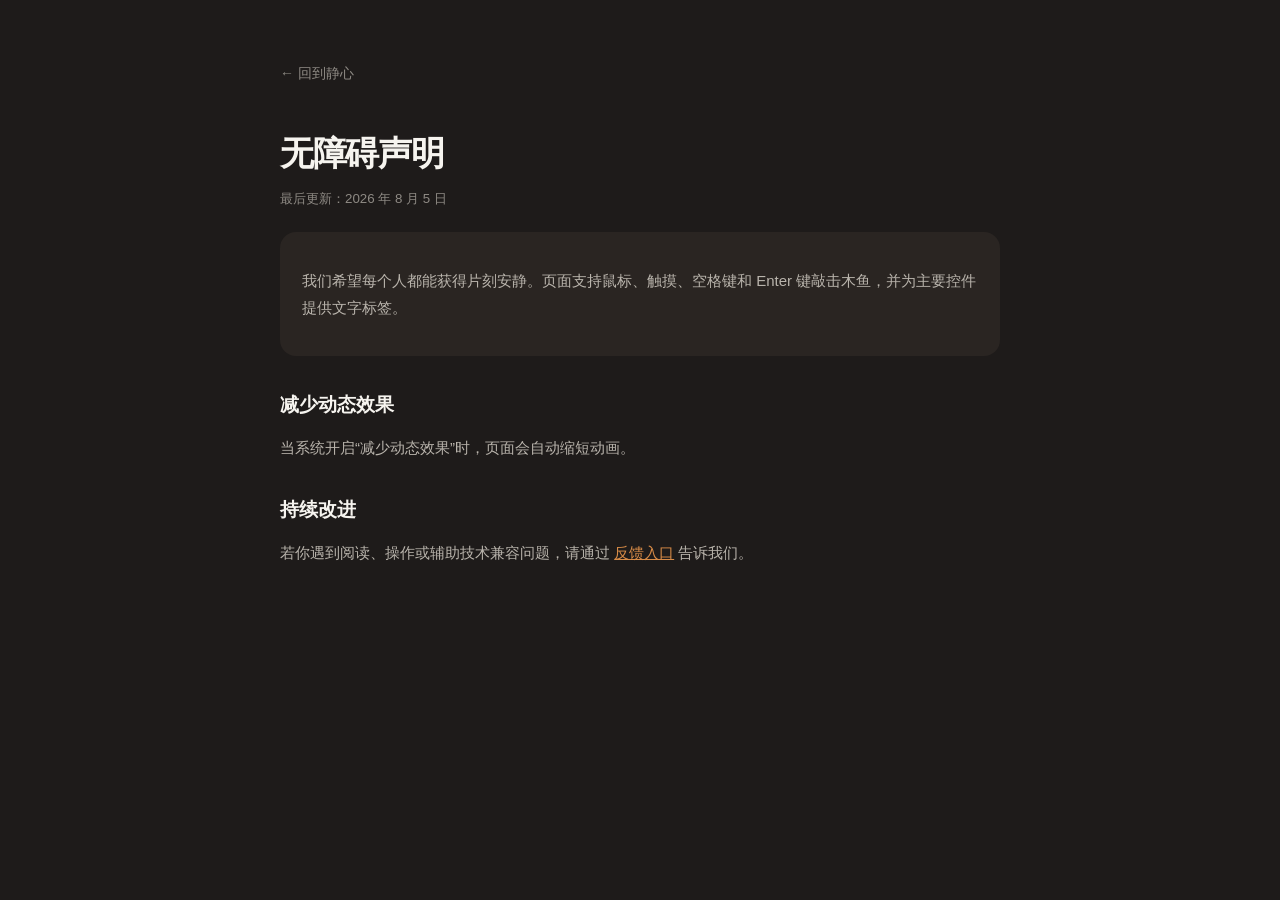
<file: accessibility.html>
<!doctype html><html lang="zh-CN"><meta charset="utf-8"><meta name="viewport" content="width=device-width,initial-scale=1"><title>无障碍声明 · 我想静静</title><link rel="stylesheet" href="legal.css"><main class="page"><a class="back" href="/">← 回到静心</a><h1>无障碍声明</h1><small>最后更新：2026 年 8 月 5 日</small><div class="card"><p>我们希望每个人都能获得片刻安静。页面支持鼠标、触摸、空格键和 Enter 键敲击木鱼，并为主要控件提供文字标签。</p></div><h2>减少动态效果</h2><p>当系统开启“减少动态效果”时，页面会自动缩短动画。</p><h2>持续改进</h2><p>若你遇到阅读、操作或辅助技术兼容问题，请通过 <a href="https://github.com/lizhicaho/jingjing/issues">反馈入口</a> 告诉我们。</p></main></html>
</file>
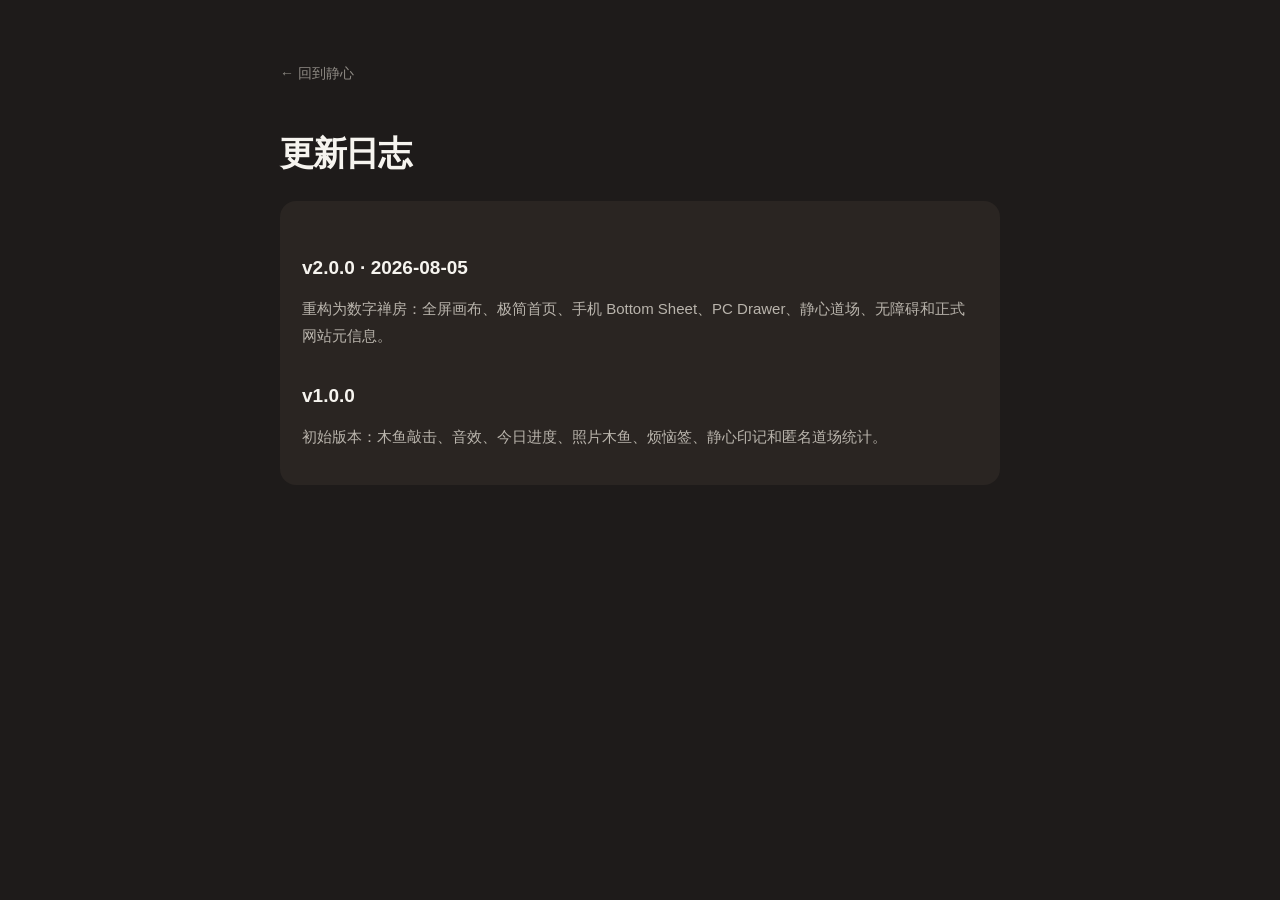
<file: changelog.html>
<!doctype html><html lang="zh-CN"><meta charset="utf-8"><meta name="viewport" content="width=device-width,initial-scale=1"><title>更新日志 · 我想静静</title><link rel="stylesheet" href="legal.css"><main class="page"><a class="back" href="/">← 回到静心</a><h1>更新日志</h1><div class="card"><h2>v2.0.0 · 2026-08-05</h2><p>重构为数字禅房：全屏画布、极简首页、手机 Bottom Sheet、PC Drawer、静心道场、无障碍和正式网站元信息。</p><h2>v1.0.0</h2><p>初始版本：木鱼敲击、音效、今日进度、照片木鱼、烦恼签、静心印记和匿名道场统计。</p></div></main></html>
</file>
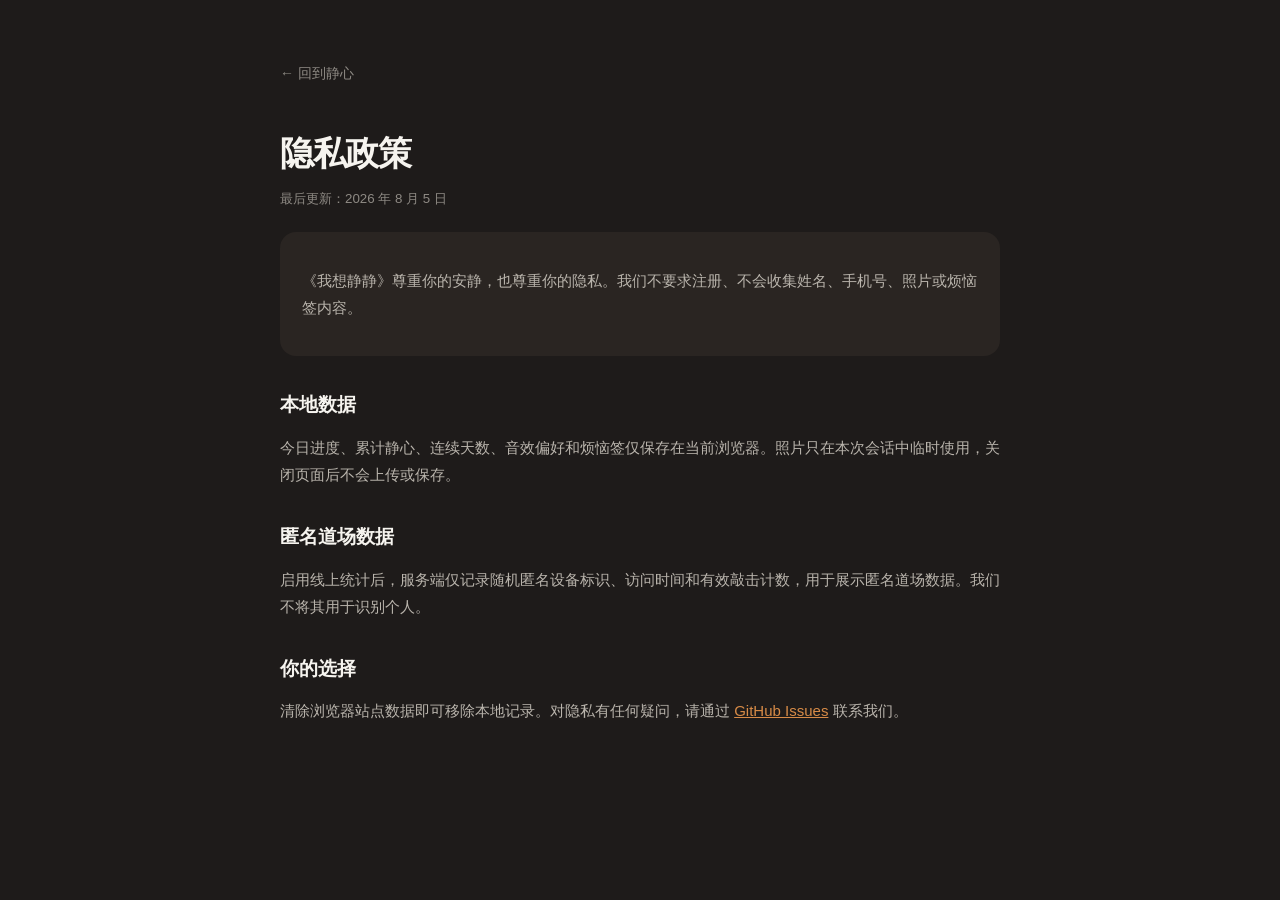
<file: privacy.html>
<!doctype html><html lang="zh-CN"><meta charset="utf-8"><meta name="viewport" content="width=device-width,initial-scale=1"><title>隐私政策 · 我想静静</title><link rel="stylesheet" href="legal.css"><main class="page"><a class="back" href="/">← 回到静心</a><h1>隐私政策</h1><small>最后更新：2026 年 8 月 5 日</small><div class="card"><p>《我想静静》尊重你的安静，也尊重你的隐私。我们不要求注册、不会收集姓名、手机号、照片或烦恼签内容。</p></div><h2>本地数据</h2><p>今日进度、累计静心、连续天数、音效偏好和烦恼签仅保存在当前浏览器。照片只在本次会话中临时使用，关闭页面后不会上传或保存。</p><h2>匿名道场数据</h2><p>启用线上统计后，服务端仅记录随机匿名设备标识、访问时间和有效敲击计数，用于展示匿名道场数据。我们不将其用于识别个人。</p><h2>你的选择</h2><p>清除浏览器站点数据即可移除本地记录。对隐私有任何疑问，请通过 <a href="https://github.com/lizhicaho/jingjing/issues">GitHub Issues</a> 联系我们。</p></main></html>
</file>
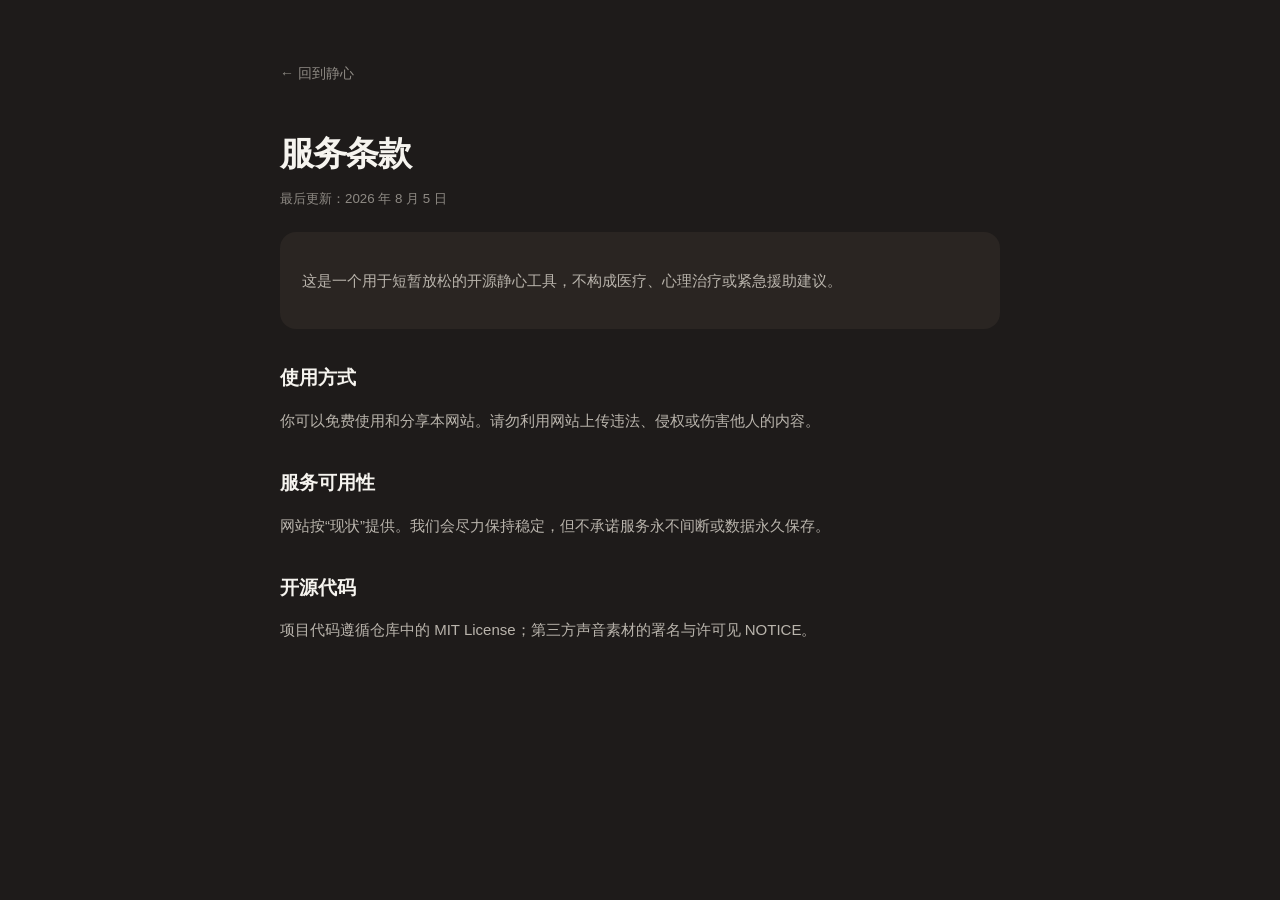
<file: terms.html>
<!doctype html><html lang="zh-CN"><meta charset="utf-8"><meta name="viewport" content="width=device-width,initial-scale=1"><title>服务条款 · 我想静静</title><link rel="stylesheet" href="legal.css"><main class="page"><a class="back" href="/">← 回到静心</a><h1>服务条款</h1><small>最后更新：2026 年 8 月 5 日</small><div class="card"><p>这是一个用于短暂放松的开源静心工具，不构成医疗、心理治疗或紧急援助建议。</p></div><h2>使用方式</h2><p>你可以免费使用和分享本网站。请勿利用网站上传违法、侵权或伤害他人的内容。</p><h2>服务可用性</h2><p>网站按“现状”提供。我们会尽力保持稳定，但不承诺服务永不间断或数据永久保存。</p><h2>开源代码</h2><p>项目代码遵循仓库中的 MIT License；第三方声音素材的署名与许可见 NOTICE。</p></main></html>
</file>
<file: legal.css>
:root{font-family:-apple-system,BlinkMacSystemFont,"Segoe UI","PingFang SC",sans-serif;color:#f6f4ef;background:#1e1b1a}*{box-sizing:border-box}body{margin:0}.page{width:min(100% - 40px,720px);margin:auto;padding:64px 0 88px}.back{color:#8e8a84;text-decoration:none;font-size:14px}.back:hover{color:#f6f4ef}h1{margin:48px 0 12px;font-size:34px;letter-spacing:-.04em}h2{margin-top:36px;font-size:19px}p,li{color:#b9b4ac;font-size:15px;line-height:1.8}small{color:#8e8a84}a{color:#d78b47}.card{padding:20px 22px;margin-top:24px;background:#2a2522;border-radius:16px}@media(max-width:700px){.page{padding-top:40px}h1{margin-top:36px;font-size:29px}}
</file>
